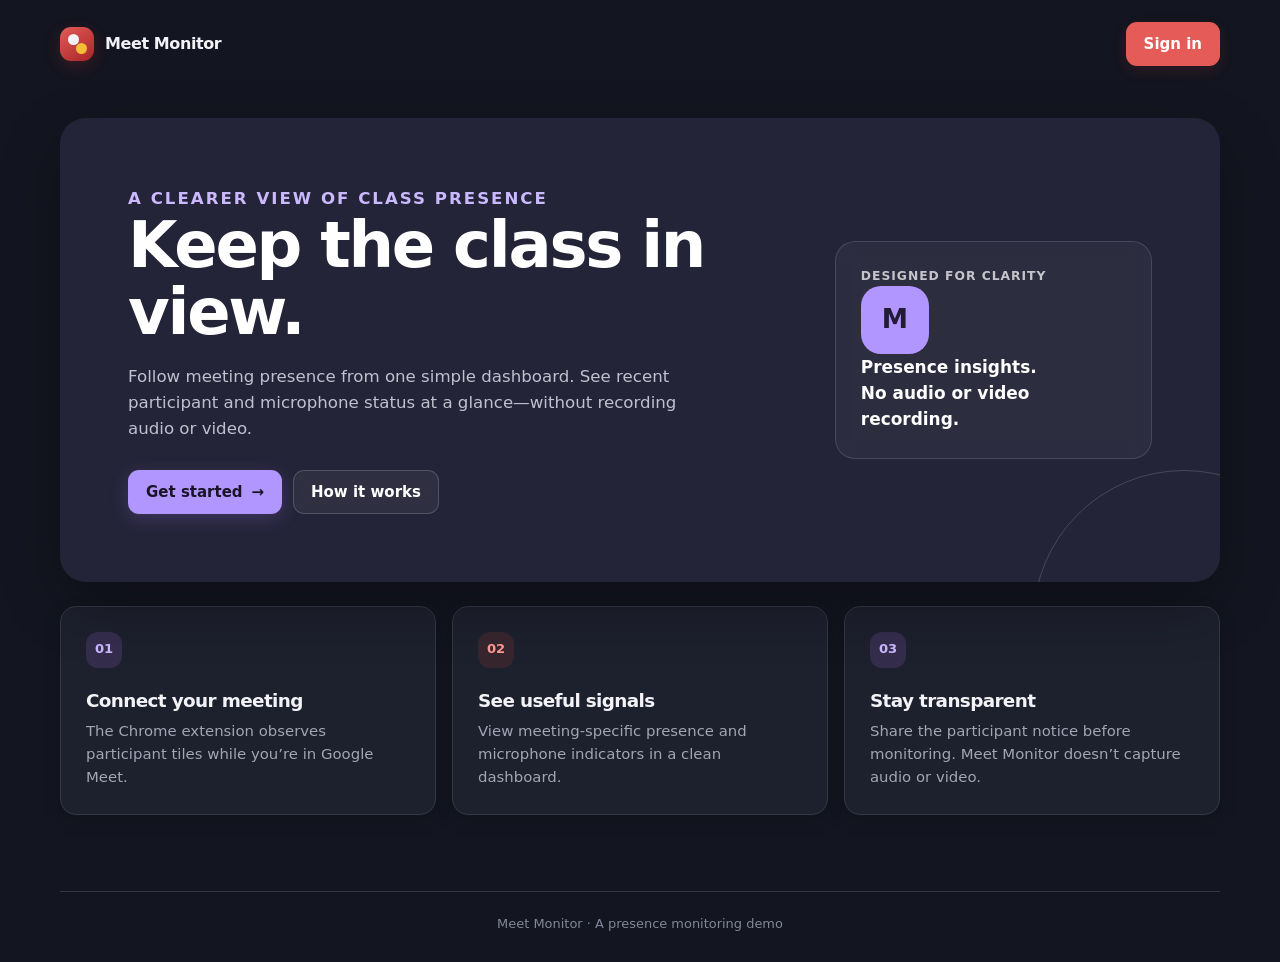
<file: dashboard/index.html>
<!DOCTYPE html>
<html lang="en">
<head>
  <meta charset="UTF-8" />
  <meta name="viewport" content="width=device-width, initial-scale=1.0" />
  <meta name="theme-color" content="#131520" />
  <meta name="description" content="A clear, privacy-conscious presence dashboard for Google Meet." />
  <title>Meet Monitor · Class presence, made clearer</title>
  <link rel="stylesheet" href="style.css" />
</head>
<body data-page="index">
  <header class="site-header">
    <a class="brand" href="/" aria-label="Meet Monitor home">
      <span class="brand-dot" aria-hidden="true"></span> Meet Monitor
    </a>
    <nav aria-label="Main navigation">
      <a href="login.html" class="btn-primary">Sign in</a>
    </nav>
  </header>

  <main class="page">
    <section class="card hero">
      <div class="hero-copy">
        <p class="eyebrow">A clearer view of class presence</p>
        <h1>Keep the class in view.</h1>
        <p>
          Follow meeting presence from one simple dashboard. See recent participant and
          microphone status at a glance—without recording audio or video.
        </p>
        <div class="button-row">
          <a class="btn-primary" href="login.html">Get started <span aria-hidden="true">→</span></a>
          <a class="btn-secondary" href="#how-it-works">How it works</a>
        </div>
      </div>
      <aside class="hero-aside" aria-label="Privacy summary">
        <span class="hero-aside-label">Designed for clarity</span>
        <span class="hero-aside-mark" aria-hidden="true">M</span>
        <p>Presence insights.<br />No audio or video recording.</p>
      </aside>
    </section>

    <section id="how-it-works" class="feature-grid" aria-label="How Meet Monitor works">
      <article class="card feature-card">
        <span class="feature-number">01</span>
        <h2>Connect your meeting</h2>
        <p>The Chrome extension observes participant tiles while you’re in Google Meet.</p>
      </article>
      <article class="card feature-card">
        <span class="feature-number">02</span>
        <h2>See useful signals</h2>
        <p>View meeting-specific presence and microphone indicators in a clean dashboard.</p>
      </article>
      <article class="card feature-card">
        <span class="feature-number">03</span>
        <h2>Stay transparent</h2>
        <p>Share the participant notice before monitoring. Meet Monitor doesn’t capture audio or video.</p>
      </article>
    </section>
  </main>

  <footer>Meet Monitor <span aria-hidden="true">·</span> A presence monitoring demo</footer>
  <script src="script.js"></script>
</body>
</html>
</file>
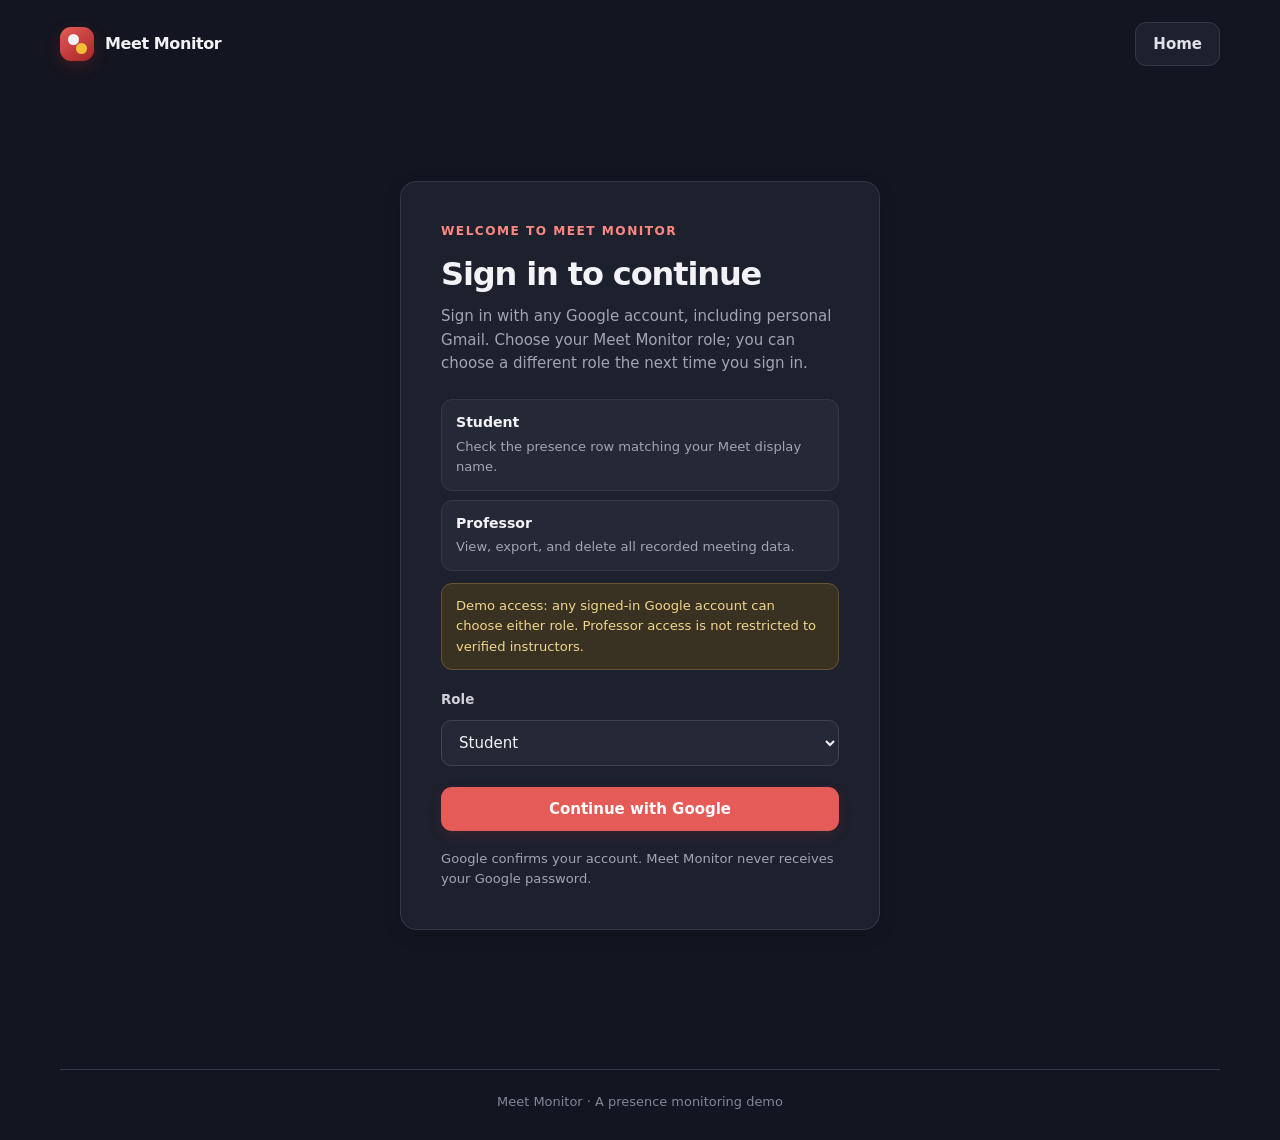
<file: dashboard/login.html>
<!DOCTYPE html>
<html lang="en">
<head>
  <meta charset="UTF-8" />
  <meta name="viewport" content="width=device-width, initial-scale=1.0" />
  <meta name="theme-color" content="#131520" />
  <title>Sign in · Meet Monitor</title>
  <link rel="stylesheet" href="style.css" />
</head>
<body data-page="login">
  <header class="site-header">
    <a class="brand" href="/" aria-label="Meet Monitor home">
      <span class="brand-dot" aria-hidden="true"></span> Meet Monitor
    </a>
    <nav aria-label="Main navigation">
      <a href="/" class="btn-secondary">Home</a>
    </nav>
  </header>

  <main class="page">
    <section class="card card-narrow">
      <p class="eyebrow">Welcome to Meet Monitor</p>
      <h1>Sign in to continue</h1>
      <p class="muted">
        Sign in with any Google account, including personal Gmail. Choose your Meet Monitor role;
        you can choose a different role the next time you sign in.
      </p>
      <div class="role-explanations" id="role-guidance">
        <p><strong>Student</strong><span>Check the presence row matching your Meet display name.</span></p>
        <p><strong>Professor</strong><span>View, export, and delete all recorded meeting data.</span></p>
      </div>
      <p class="demo-role-notice" id="role-demo-notice">
        Demo access: any signed-in Google account can choose either role. Professor access is not
        restricted to verified instructors.
      </p>

      <form id="login-form" class="form">
        <label for="role">Role</label>
        <select id="role" name="role" aria-describedby="role-guidance role-demo-notice">
          <option value="student">Student</option>
          <option value="professor">Professor</option>
        </select>

        <button type="submit" class="btn-primary btn-block">Continue with Google</button>
      </form>
      <p id="login-error" class="error" role="alert" hidden></p>
      <p class="muted">Google confirms your account. Meet Monitor never receives your Google password.</p>
    </section>
  </main>

  <footer>Meet Monitor <span aria-hidden="true">·</span> A presence monitoring demo</footer>
  <script src="script.js"></script>
</body>
</html>
</file>
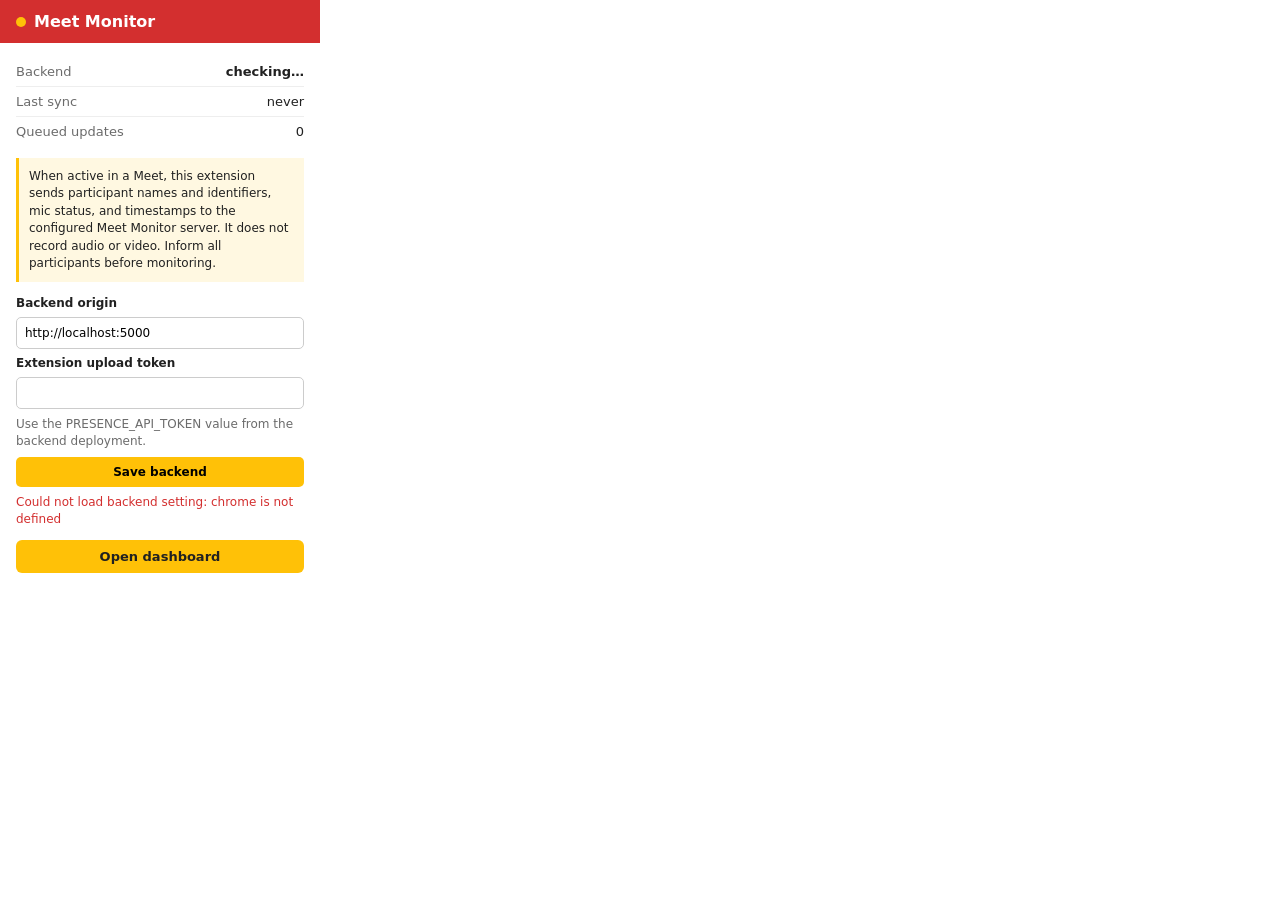
<file: extension/popup.html>
<!DOCTYPE html>
<html lang="en">
<head>
  <meta charset="UTF-8" />
  <meta name="viewport" content="width=device-width, initial-scale=1.0" />
  <title>Meet Monitor</title>
  <style>
    :root {
      --red: #D32F2F;
      --yellow: #FFC107;
      --text: #212121;
      --muted: #6B6B6B;
    }

    * { box-sizing: border-box; }

    body {
      margin: 0;
      width: 320px;
      font-family: system-ui, sans-serif;
      color: var(--text);
      background: #FFFFFF;
    }

    header {
      background: var(--red);
      color: #FFFFFF;
      padding: 12px 16px;
      font-weight: 700;
      display: flex;
      align-items: center;
      gap: 8px;
    }

    .dot {
      width: 10px;
      height: 10px;
      border-radius: 50%;
      background: var(--yellow);
    }

    main { padding: 14px 16px 16px; }

    .row {
      display: flex;
      justify-content: space-between;
      gap: 10px;
      font-size: 13px;
      padding: 7px 0;
      border-bottom: 1px solid #EEEEEE;
    }

    .row:last-of-type { border-bottom: none; }

    .label { color: var(--muted); }

    .status { font-weight: 700; }
    .status.ok { color: #2E7D32; }
    .status.warn { color: var(--red); }

    .privacy {
      margin: 12px 0 0;
      padding: 10px;
      background: #FFF8E1;
      border-left: 3px solid var(--yellow);
      font-size: 12px;
      line-height: 1.45;
    }

    .settings {
      display: grid;
      gap: 7px;
      margin-top: 14px;
      font-size: 12px;
    }

    .settings label { font-weight: 700; }

    .settings input {
      width: 100%;
      padding: 8px;
      border: 1px solid #CCCCCC;
      border-radius: 5px;
      font: inherit;
    }

    .settings .setting-help {
      margin: 0;
      color: var(--muted);
      line-height: 1.4;
    }

    .settings button {
      padding: 8px;
      border: 0;
      border-radius: 5px;
      background: var(--yellow);
      font: inherit;
      font-weight: 700;
      cursor: pointer;
    }

    #setting-message {
      margin: 0;
      color: var(--red);
      line-height: 1.4;
    }

    a {
      display: block;
      text-align: center;
      margin-top: 12px;
      padding: 9px 12px;
      background: var(--yellow);
      color: var(--text);
      border-radius: 6px;
      font-weight: 700;
      font-size: 13px;
      text-decoration: none;
    }
  </style>
</head>
<body>
  <header><span class="dot"></span> Meet Monitor</header>
  <main>
    <div class="row">
      <span class="label">Backend</span>
      <span id="backend" class="status">checking&hellip;</span>
    </div>
    <div class="row">
      <span class="label">Last sync</span>
      <span id="last-sync">never</span>
    </div>
    <div class="row">
      <span class="label">Queued updates</span>
      <span id="queued">0</span>
    </div>
    <p class="privacy">
      When active in a Meet, this extension sends participant names and identifiers, mic status,
      and timestamps to the configured Meet Monitor server. It does not record audio or video.
      Inform all participants before monitoring.
    </p>
    <form class="settings" id="backend-form">
      <label for="backend-origin">Backend origin</label>
      <input id="backend-origin" type="url" value="http://localhost:5000" required />
      <label for="upload-token">Extension upload token</label>
      <input id="upload-token" type="password" autocomplete="off" />
      <p class="setting-help">Use the PRESENCE_API_TOKEN value from the backend deployment.</p>
      <button type="submit">Save backend</button>
      <p id="setting-message" role="status" aria-live="polite"></p>
    </form>
    <a id="dashboard-link" href="http://localhost:5000/professor.html" target="_blank" rel="noopener">Open dashboard</a>
  </main>
  <script src="popup.js"></script>
</body>
</html>
</file>
<file: dashboard/style.css>
:root {
  color-scheme: dark;
  --canvas: #131520;
  --surface: #1d202d;
  --surface-muted: #252837;
  --ink: #f3f3f7;
  --muted: #a2a5b3;
  --border: #343746;
  --red: #e45b57;
  --red-dark: #ff8982;
  --red-soft: #37262e;
  --yellow: #f4bd38;
  --yellow-soft: #393223;
  --purple: #b296ff;
  --purple-soft: #342d4c;
  --green: #6bc995;
  --green-soft: #23382f;
  --shadow: 0 18px 48px rgba(0, 0, 0, 0.24);
  --shadow-small: 0 5px 18px rgba(0, 0, 0, 0.14);
  --radius: 16px;
}

* {
  box-sizing: border-box;
}

html {
  min-width: 320px;
  background: var(--canvas);
  scroll-behavior: smooth;
  color-scheme: dark;
}

body {
  min-height: 100vh;
  margin: 0;
  display: flex;
  flex-direction: column;
  background: var(--canvas);
  color: var(--ink);
  font-family: Inter, ui-sans-serif, system-ui, -apple-system, BlinkMacSystemFont, "Segoe UI", sans-serif;
  font-size: 15px;
  line-height: 1.55;
  -webkit-font-smoothing: antialiased;
}

button,
input,
select {
  font: inherit;
}

a {
  color: var(--red-dark);
}

h1,
h2,
h3,
p {
  margin-top: 0;
}

h1,
h2,
h3 {
  color: var(--ink);
  line-height: 1.2;
  letter-spacing: -0.035em;
}

h1 {
  font-size: clamp(2rem, 4.4vw, 3.35rem);
  font-weight: 750;
}

h2 {
  font-size: 1.15rem;
  font-weight: 700;
}

.site-header {
  width: min(100% - 48px, 1160px);
  margin: 0 auto;
  padding: 22px 0;
  display: flex;
  justify-content: space-between;
  align-items: center;
  gap: 24px;
}

.brand {
  display: inline-flex;
  align-items: center;
  gap: 11px;
  color: var(--ink);
  font-size: 1rem;
  font-weight: 750;
  letter-spacing: -0.025em;
  text-decoration: none;
}

.brand-dot {
  position: relative;
  width: 34px;
  height: 34px;
  flex: 0 0 34px;
  border-radius: 11px;
  background: linear-gradient(145deg, #e45b57, #a82427);
  box-shadow: 0 5px 16px rgba(200, 51, 50, 0.22);
}

.brand-dot::before,
.brand-dot::after {
  position: absolute;
  content: "";
  border-radius: 50%;
}

.brand-dot::before {
  width: 11px;
  height: 11px;
  top: 7px;
  left: 8px;
  background: var(--ink);
}

.brand-dot::after {
  width: 11px;
  height: 11px;
  right: 7px;
  bottom: 7px;
  background: var(--yellow);
}

.site-header nav {
  display: flex;
  align-items: center;
  justify-content: flex-end;
  flex-wrap: wrap;
  gap: 9px;
}

.account-chip {
  min-height: 42px;
  max-width: min(360px, 42vw);
  padding: 6px 12px;
  display: inline-flex;
  flex-direction: column;
  justify-content: center;
  border: 1px solid var(--border);
  border-radius: 11px;
  background: var(--surface);
  color: var(--muted);
  font-size: 0.72rem;
  line-height: 1.25;
}

.account-chip > span:last-child {
  overflow: hidden;
  text-overflow: ellipsis;
  white-space: nowrap;
}

.account-chip .account-role {
  color: var(--ink);
  font-size: 0.75rem;
  font-weight: 750;
}

.page {
  width: min(100% - 48px, 1160px);
  margin: 0 auto;
  padding: 30px 0 76px;
  flex: 1;
}

.btn-primary,
.btn-secondary {
  min-height: 44px;
  display: inline-flex;
  justify-content: center;
  align-items: center;
  gap: 9px;
  padding: 10px 17px;
  border: 1px solid transparent;
  border-radius: 11px;
  font-weight: 700;
  line-height: 1.2;
  text-decoration: none;
  cursor: pointer;
  transition: background-color 160ms ease, border-color 160ms ease, box-shadow 160ms ease, transform 160ms ease;
}

.btn-primary {
  background: var(--red);
  color: #fff;
  box-shadow: 0 5px 14px rgba(200, 51, 50, 0.15);
}

.btn-primary:hover {
  background: #ef6d67;
  box-shadow: 0 8px 20px rgba(200, 51, 50, 0.2);
  transform: translateY(-1px);
}

.btn-secondary {
  border-color: var(--border);
  background: var(--surface);
  color: #e0e1e8;
}

.btn-secondary:hover {
  border-color: #55596a;
  background: #282b39;
}

.btn-danger {
  border-color: #56343d;
  color: #ff9690;
}

.btn-danger:hover {
  border-color: #74414a;
  background: #38272f;
}

.btn-primary:disabled,
.btn-secondary:disabled {
  opacity: 0.5;
  cursor: not-allowed;
  transform: none;
  box-shadow: none;
}

.btn-block {
  width: 100%;
  margin-top: 12px;
}

:focus-visible {
  outline: 3px solid rgba(178, 150, 255, 0.9);
  outline-offset: 3px;
}

.card {
  border: 1px solid var(--border);
  border-radius: var(--radius);
  background: var(--surface);
  box-shadow: var(--shadow-small);
}

.muted {
  color: var(--muted);
}

.hero {
  position: relative;
  min-height: 370px;
  margin-bottom: 24px;
  padding: clamp(30px, 6vw, 68px);
  display: grid;
  grid-template-columns: minmax(0, 1.35fr) minmax(220px, 0.65fr);
  align-items: center;
  gap: 48px;
  overflow: hidden;
  border: 0;
  border-radius: 26px;
  background: #242438;
  color: white;
  box-shadow: 0 22px 58px rgba(0, 0, 0, 0.28);
}

.hero::after {
  position: absolute;
  width: 300px;
  height: 300px;
  right: -115px;
  bottom: -190px;
  border: 1px solid rgba(255, 255, 255, 0.16);
  border-radius: 50%;
  content: "";
}

.hero-copy,
.hero-aside {
  position: relative;
  z-index: 1;
}

.eyebrow {
  margin-bottom: 14px;
  color: var(--red-dark);
  font-size: 0.76rem;
  font-weight: 800;
  letter-spacing: 0.12em;
  text-transform: uppercase;
}

.hero .eyebrow {
  color: #cbb9ff;
}

.hero h1 {
  max-width: 650px;
  margin-bottom: 18px;
  color: #fff;
  font-size: clamp(2.25rem, 5.1vw, 4rem);
  line-height: 1.05;
}

.hero p {
  max-width: 55ch;
  margin-bottom: 0;
  color: #c0c1ce;
  font-size: 1.04rem;
}

.hero .button-row {
  margin-top: 28px;
}

.hero .btn-primary {
  background: var(--purple);
  color: #191526;
  box-shadow: 0 5px 18px rgba(141, 113, 220, 0.24);
}

.hero .btn-primary:hover {
  background: #c3adff;
}

.hero .btn-secondary {
  border-color: rgba(255, 255, 255, 0.16);
  background: rgba(255, 255, 255, 0.055);
  color: #fff;
  backdrop-filter: blur(8px);
}

.hero .btn-secondary:hover {
  background: rgba(255, 255, 255, 0.11);
}

.button-row {
  display: flex;
  flex-wrap: wrap;
  gap: 11px;
}

.hero-aside {
  min-height: 215px;
  padding: 25px;
  display: flex;
  flex-direction: column;
  justify-content: space-between;
  border: 1px solid rgba(255, 255, 255, 0.13);
  border-radius: 20px;
  background: rgba(255, 255, 255, 0.045);
  backdrop-filter: blur(8px);
}

.hero-aside-label {
  color: rgba(255, 255, 255, 0.72);
  font-size: 0.77rem;
  font-weight: 700;
  letter-spacing: 0.08em;
  text-transform: uppercase;
}

.hero-aside-mark {
  width: 68px;
  height: 68px;
  display: grid;
  place-items: center;
  border-radius: 20px;
  background: var(--purple);
  color: #211b36;
  font-size: 1.65rem;
  font-weight: 800;
}

.hero-aside p {
  margin: 0;
  color: #fff;
  font-size: 1.06rem;
  font-weight: 650;
}

.feature-grid {
  display: grid;
  grid-template-columns: repeat(3, minmax(0, 1fr));
  gap: 16px;
}

.feature-card {
  min-height: 190px;
  padding: 25px;
  transition: transform 170ms ease, box-shadow 170ms ease;
}

.feature-card:hover {
  transform: translateY(-3px);
  border-color: #4e4768;
  box-shadow: var(--shadow);
}

.feature-number {
  width: 36px;
  height: 36px;
  margin-bottom: 22px;
  display: grid;
  place-items: center;
  border-radius: 12px;
  background: var(--purple-soft);
  color: #cab7ff;
  font-size: 0.82rem;
  font-weight: 800;
}

.feature-card:nth-child(2) .feature-number {
  background: var(--red-soft);
  color: #ff9a94;
}

.feature-card h2 {
  margin-bottom: 8px;
}

.feature-card p {
  margin-bottom: 0;
  color: var(--muted);
  font-size: 0.93rem;
}

.card-narrow {
  width: min(100%, 480px);
  margin: clamp(28px, 7vh, 72px) auto;
  padding: clamp(26px, 5vw, 40px);
}

.card-narrow h1 {
  margin-bottom: 12px;
  font-size: 2rem;
}

.card-narrow > .muted {
  margin-bottom: 24px;
  font-size: 0.94rem;
}

.role-explanations {
  margin: 20px 0 12px;
  display: grid;
  gap: 9px;
}

.role-explanations p {
  margin: 0;
  padding: 12px 14px;
  display: grid;
  gap: 3px;
  border: 1px solid var(--border);
  border-radius: 11px;
  background: var(--surface-muted);
}

.role-explanations strong {
  color: var(--ink);
  font-size: 0.88rem;
}

.role-explanations span {
  color: var(--muted);
  font-size: 0.82rem;
}

.demo-role-notice {
  margin: 0;
  padding: 12px 14px;
  border: 1px solid #665531;
  border-radius: 11px;
  background: var(--yellow-soft);
  color: #f3d68d;
  font-size: 0.82rem;
}

.form {
  display: flex;
  flex-direction: column;
  gap: 9px;
  margin-top: 20px;
}

.form label,
.meeting-controls label {
  color: #d0cfda;
  font-size: 0.84rem;
  font-weight: 700;
}

.form select,
.form input,
.inline-form input,
.meeting-controls select {
  min-height: 46px;
  width: 100%;
  padding: 10px 13px;
  border: 1px solid #414454;
  border-radius: 10px;
  background: #252837;
  color: var(--ink);
}

.form select:focus,
.form input:focus,
.inline-form input:focus,
.meeting-controls select:focus {
  border-color: var(--purple);
  outline: 3px solid rgba(178, 150, 255, 0.16);
}

.card-narrow .muted:last-child {
  margin: 18px 0 0;
  font-size: 0.82rem;
}

.page-heading {
  margin-bottom: 23px;
  display: flex;
  justify-content: space-between;
  align-items: flex-end;
  gap: 18px;
}

.page-heading h1 {
  margin: 0 0 7px;
  font-size: clamp(1.8rem, 3vw, 2.45rem);
}

.page-heading p {
  margin: 0;
  color: var(--muted);
}

.refresh-indicator {
  display: flex;
  align-items: flex-end;
  flex-direction: column;
  gap: 6px;
}

.refresh-meta {
  color: #9295a4;
  font-size: 0.74rem;
  font-variant-numeric: tabular-nums;
  text-align: right;
}

.pill {
  min-height: 34px;
  display: inline-flex;
  align-items: center;
  gap: 8px;
  padding: 7px 12px;
  border: 1px solid #355542;
  border-radius: 999px;
  background: var(--green-soft);
  color: #83d9a6;
  font-size: 0.78rem;
  font-weight: 750;
  letter-spacing: 0.03em;
  text-transform: uppercase;
  white-space: nowrap;
}

.pill::before {
  width: 7px;
  height: 7px;
  border-radius: 50%;
  background: currentColor;
  content: "";
}

.pill.offline {
  border-color: #684047;
  background: var(--red-soft);
  color: var(--red-dark);
}

.pill.waiting {
  border-color: #665531;
  background: var(--yellow-soft);
  color: #f3cf75;
}

.privacy-notice {
  margin-bottom: 20px;
  padding: 19px 21px;
  display: flex;
  justify-content: space-between;
  align-items: center;
  gap: 20px;
  border-color: #4d4533;
  background: linear-gradient(110deg, #27251f, #22232c);
}

.privacy-notice h2 {
  margin: 0 0 6px;
  font-size: 0.98rem;
}

.privacy-notice p {
  max-width: 85ch;
  margin: 0;
  color: #bdb6a7;
  font-size: 0.88rem;
  line-height: 1.6;
}

.grid-3 {
  display: grid;
  grid-template-columns: repeat(4, minmax(0, 1fr));
  gap: 14px;
}

.stats {
  margin-bottom: 20px;
}

.stat {
  min-height: 120px;
  padding: 19px 21px;
  display: flex;
  flex-direction: column;
  justify-content: space-between;
  background:
    linear-gradient(145deg, rgba(178, 150, 255, 0.025), transparent 65%),
    var(--surface);
}

.stat:nth-child(2) {
  border-top: 2px solid var(--green);
}

.stat:nth-child(3) {
  border-top: 2px solid var(--red);
}

.stat:nth-child(4) {
  border-top: 2px solid #777b8c;
}

.stat-value {
  color: var(--ink);
  font-size: 2.2rem;
  font-weight: 750;
  line-height: 1;
  letter-spacing: -0.06em;
  font-variant-numeric: tabular-nums;
}

.stat-label {
  color: var(--muted);
  font-size: 0.77rem;
  font-weight: 700;
  letter-spacing: 0.06em;
  text-transform: uppercase;
}

#stat-active {
  color: var(--green);
}

#stat-idle {
  color: #ff8982;
}

.status-overview {
  margin-bottom: 20px;
  overflow: hidden;
}

.overview-caption {
  color: #aaa9b8;
  font-size: 0.76rem;
  font-weight: 700;
  letter-spacing: 0.08em;
  text-transform: uppercase;
}

.overview-content {
  padding: 20px 21px 17px;
}

.distribution-bar {
  height: 18px;
  display: flex;
  overflow: hidden;
  border: 1px solid #383b4a;
  border-radius: 999px;
  background:
    repeating-linear-gradient(
      135deg,
      #262938 0,
      #262938 6px,
      #2a2d3b 6px,
      #2a2d3b 12px
    );
}

.distribution-segment {
  min-width: 0;
  height: 100%;
  transition: width 260ms ease;
}

.distribution-segment.active {
  background: linear-gradient(90deg, #8a6bec, #b296ff);
}

.distribution-segment.idle {
  background: linear-gradient(90deg, #e45b57, #f58a79);
}

.distribution-segment.other {
  background: #75798b;
}

.distribution-legend {
  margin: 15px 0 10px;
  padding: 0;
  display: flex;
  flex-wrap: wrap;
  gap: 12px 26px;
  list-style: none;
}

.distribution-legend li {
  display: inline-flex;
}

.distribution-filter {
  min-height: 36px;
  padding: 6px 10px;
  display: inline-flex;
  align-items: center;
  gap: 8px;
  border: 1px solid transparent;
  border-radius: 9px;
  background: transparent;
  color: #c0c2cd;
  font: inherit;
  font-size: 0.82rem;
  cursor: pointer;
  transition: background-color 150ms ease, border-color 150ms ease;
}

.distribution-filter:hover,
.distribution-filter.selected {
  border-color: #444757;
  background: #292c3a;
}

.distribution-filter:focus-visible {
  outline-offset: 2px;
}

.distribution-filter strong {
  margin-left: 1px;
  color: #f0eff5;
  font-variant-numeric: tabular-nums;
}

.legend-dot {
  width: 8px;
  height: 8px;
  flex: 0 0 8px;
  border-radius: 50%;
}

.legend-dot.active {
  background: var(--purple);
}

.legend-dot.idle {
  background: var(--red);
}

.legend-dot.other {
  background: #85899b;
}

.overview-note {
  margin: 0;
  color: #8e91a0;
  font-size: 0.78rem;
}

.meeting-context {
  margin: -8px 0 20px;
  padding: 16px 19px;
  display: flex;
  justify-content: space-between;
  align-items: center;
  gap: 16px;
  background: #191c28;
  box-shadow: none;
}

.meeting-context .eyebrow {
  margin-bottom: 4px;
  font-size: 0.67rem;
}

.meeting-context h2 {
  margin: 0 0 4px;
  font-size: 1rem;
  overflow-wrap: anywhere;
}

.meeting-context p.muted {
  margin: 0;
  font-size: 0.8rem;
}

.meeting-export-state {
  flex: 0 0 auto;
  padding: 5px 9px;
  border: 1px solid #665531;
  border-radius: 999px;
  background: var(--yellow-soft);
  color: #f3d68d;
  font-size: 0.72rem;
  font-weight: 700;
}

.meeting-export-state:empty {
  display: none;
}

.meeting-export-state.is-exported {
  border-color: #355542;
  background: var(--green-soft);
  color: #83d9a6;
}

.meeting-session-state {
  flex: 0 0 auto;
  padding: 5px 9px;
  border: 1px solid #414352;
  border-radius: 999px;
  background: #292c38;
  color: #c0c2ce;
  font-size: 0.72rem;
  font-weight: 700;
}

.meeting-session-state:empty {
  display: none;
}

.meeting-session-state.is-current {
  border-color: #355542;
  background: var(--green-soft);
  color: #83d9a6;
}

.meeting-controls {
  margin-bottom: 20px;
  padding: 15px 17px;
  display: flex;
  align-items: center;
  gap: 11px;
}

.meeting-controls label {
  flex: 0 0 auto;
}

.meeting-controls select {
  min-width: 160px;
  flex: 1;
  min-height: 42px;
  padding: 8px 11px;
}

.table-card {
  overflow: hidden;
}

.table-heading {
  padding: 19px 21px;
  display: flex;
  justify-content: space-between;
  align-items: center;
  gap: 16px;
  border-bottom: 1px solid var(--border);
}

.table-heading h2 {
  margin: 0;
  font-size: 1rem;
}

.table-heading p {
  margin: 4px 0 0;
  color: var(--muted);
  font-size: 0.84rem;
}

.table-wrap {
  overflow-x: auto;
}

table.professor-table {
  width: 100%;
  border-collapse: collapse;
  background: var(--surface);
}

table.professor-table th,
table.professor-table td {
  padding: 14px 20px;
  border-bottom: 1px solid #303341;
  text-align: left;
  font-size: 0.91rem;
}

table.professor-table thead th {
  background: #222532;
  color: #a7a9b7;
  font-size: 0.72rem;
  font-weight: 750;
  letter-spacing: 0.075em;
  text-transform: uppercase;
}

table.professor-table tbody tr:last-child td {
  border-bottom: 0;
}

table.professor-table tbody tr {
  transition: background-color 120ms ease;
}

table.professor-table tbody tr:hover {
  background: #242735;
}

table.professor-table tr.inactive-flag {
  background: #28232d;
}

.badge-active,
.badge-idle,
.badge-stale,
.badge-left {
  display: inline-flex;
  align-items: center;
  gap: 7px;
  padding: 5px 10px;
  border: 1px solid transparent;
  border-radius: 999px;
  font-size: 0.76rem;
  font-weight: 750;
  text-transform: capitalize;
}

.badge-active::before,
.badge-idle::before,
.badge-stale::before,
.badge-left::before {
  width: 6px;
  height: 6px;
  border-radius: 50%;
  background: currentColor;
  content: "";
}

.badge-active {
  border-color: #355542;
  background: var(--green-soft);
  color: var(--green);
}

.badge-idle {
  border-color: #684047;
  background: var(--red-soft);
  color: var(--red-dark);
}

.badge-stale,
.badge-left {
  border-color: #414352;
  background: #292c38;
  color: #c0c2ce;
}

.empty {
  padding: 48px 20px !important;
  color: var(--muted);
  text-align: center !important;
}

.profile-card .eyebrow {
  margin-bottom: 8px;
  color: #c4b0ff;
}

.error,
.success-message {
  margin: 0 0 18px;
  padding: 13px 16px;
  border: 1px solid transparent;
  border-radius: 12px;
  font-size: 0.9rem;
  font-weight: 600;
}

.error {
  border-color: #684047;
  background: var(--red-soft);
  color: var(--red-dark);
}

.success-message {
  border-color: #355542;
  background: var(--green-soft);
  color: #83d9a6;
}

.inline-form {
  margin-top: 16px;
  display: flex;
  gap: 10px;
}

.inline-form input {
  min-width: 0;
  flex: 1;
}

.field-hint {
  margin: 10px 0 0;
  color: #9295a4;
  font-size: 0.77rem;
}

footer {
  width: min(100% - 48px, 1160px);
  margin: 0 auto;
  padding: 22px 0 28px;
  border-top: 1px solid var(--border);
  color: #828696;
  font-size: 0.81rem;
  text-align: center;
}

@media (max-width: 850px) {
  .hero {
    grid-template-columns: minmax(0, 1fr) minmax(190px, 0.65fr);
    gap: 28px;
  }

  .grid-3 {
    grid-template-columns: repeat(2, minmax(0, 1fr));
  }
}

@media (max-width: 620px) {
  .site-header,
  .page,
  footer {
    width: min(100% - 32px, 1160px);
  }

  .site-header {
    padding: 16px 0;
    flex-wrap: wrap;
    row-gap: 12px;
  }

  .brand {
    flex: 0 0 auto;
    white-space: nowrap;
  }

  .site-header nav {
    gap: 6px;
    margin-left: auto;
  }

  .site-header nav .btn-secondary {
    min-height: 38px;
    padding: 8px 11px;
    font-size: 0.82rem;
  }

  .account-chip {
    max-width: 42vw;
    min-height: 38px;
    padding: 5px 8px;
    font-size: 0.66rem;
  }

  .page {
    padding-top: 18px;
    padding-bottom: 48px;
  }

  .hero {
    min-height: 0;
    padding: 32px 25px;
    grid-template-columns: 1fr;
    gap: 25px;
    border-radius: 21px;
  }

  .hero-aside {
    min-height: 170px;
  }

  .feature-grid {
    grid-template-columns: 1fr;
    gap: 12px;
  }

  .feature-card {
    min-height: 0;
    padding: 20px;
  }

  .feature-number {
    margin-bottom: 15px;
  }

  .card-narrow {
    margin: 28px auto;
  }

  .page-heading {
    align-items: flex-start;
    flex-direction: column;
  }

  .refresh-indicator {
    align-items: flex-start;
  }

  .refresh-meta {
    text-align: left;
  }

  .privacy-notice,
  .meeting-controls,
  .meeting-context {
    align-items: stretch;
    flex-direction: column;
  }

  .meeting-context {
    gap: 10px;
  }

  .meeting-export-state {
    align-self: flex-start;
  }

  .meeting-session-state {
    align-self: flex-start;
  }

  .meeting-controls select {
    width: 100%;
  }

  .grid-3 {
    gap: 10px;
  }

  .stat {
    min-height: 105px;
    padding: 15px;
  }

  .stat-value {
    font-size: 1.9rem;
  }

  .stat-label {
    font-size: 0.68rem;
  }

  .table-heading {
    padding: 16px;
  }

  table.professor-table th,
  table.professor-table td {
    padding: 12px 14px;
    font-size: 0.84rem;
  }

  .inline-form {
    flex-direction: column;
  }
}

@media (prefers-reduced-motion: reduce) {
  *,
  *::before,
  *::after {
    scroll-behavior: auto !important;
    transition-duration: 0.01ms !important;
    animation-duration: 0.01ms !important;
    animation-iteration-count: 1 !important;
  }
}
</file>
